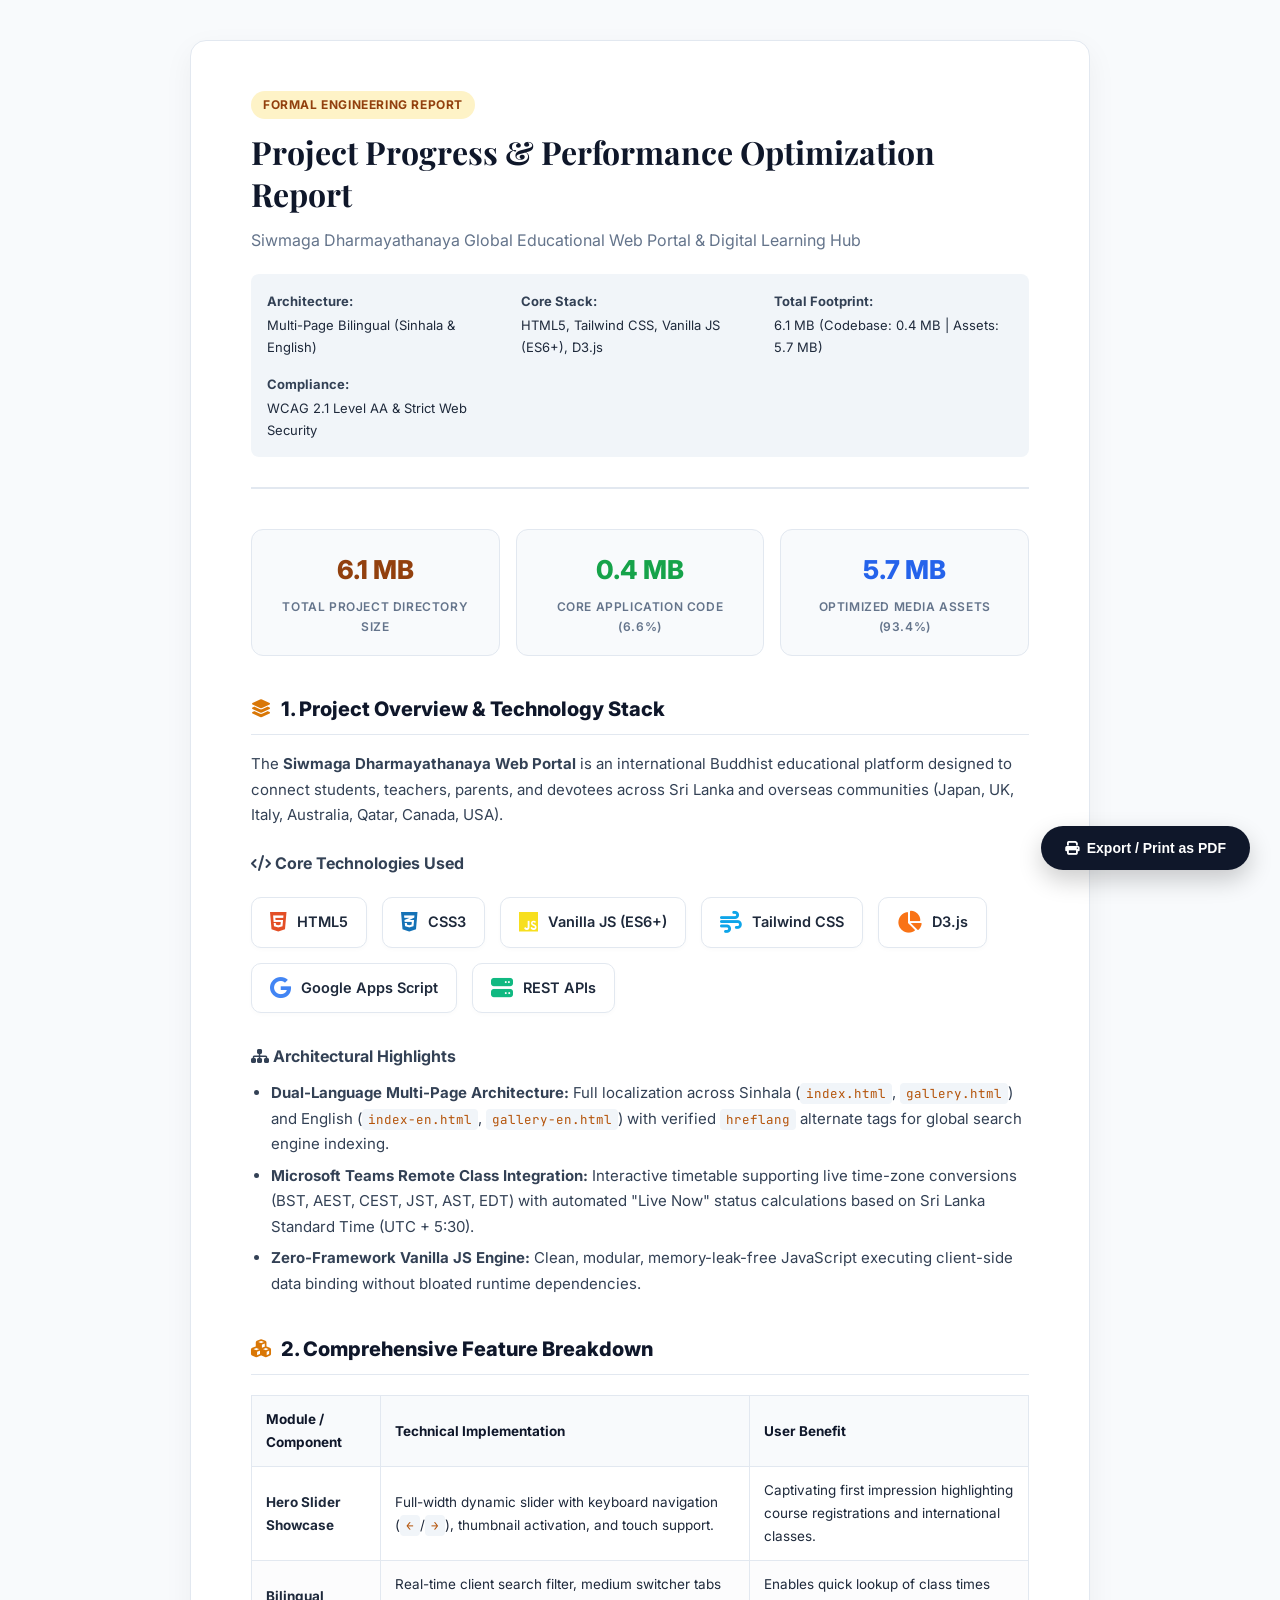
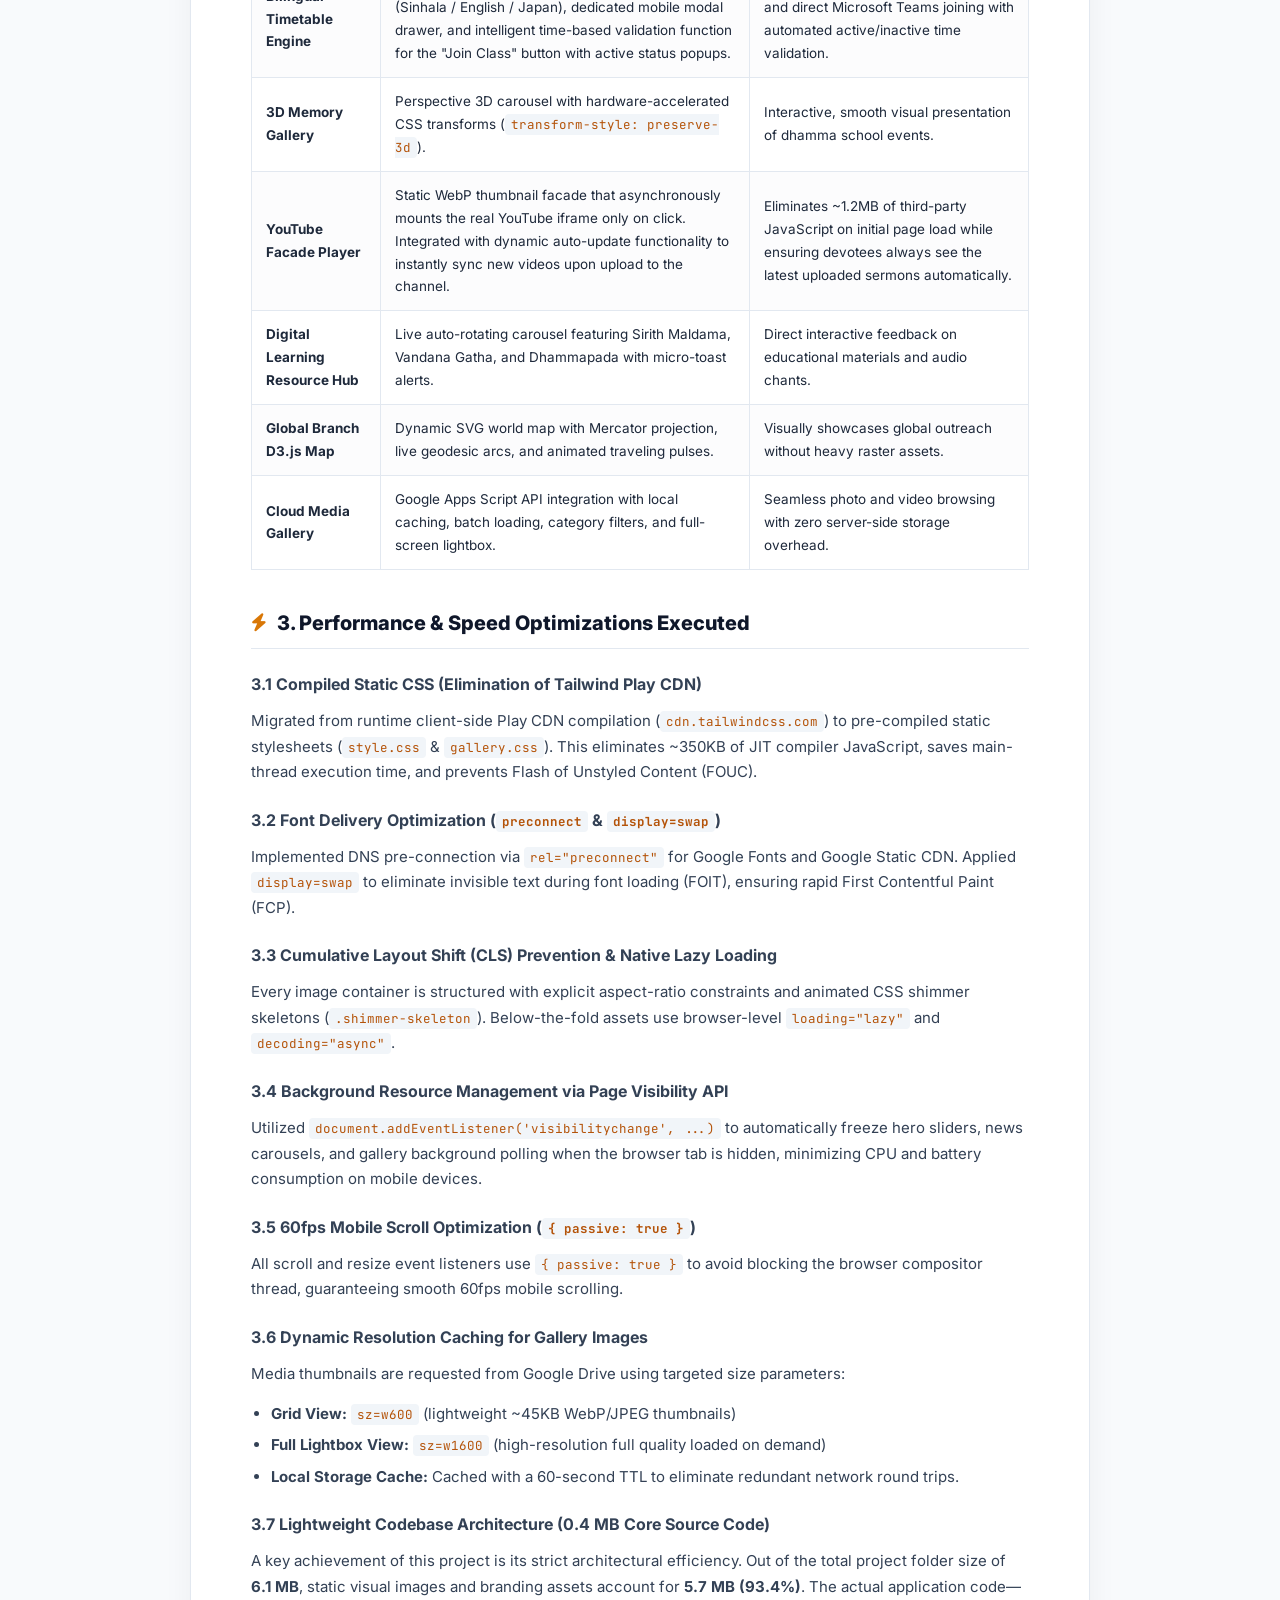
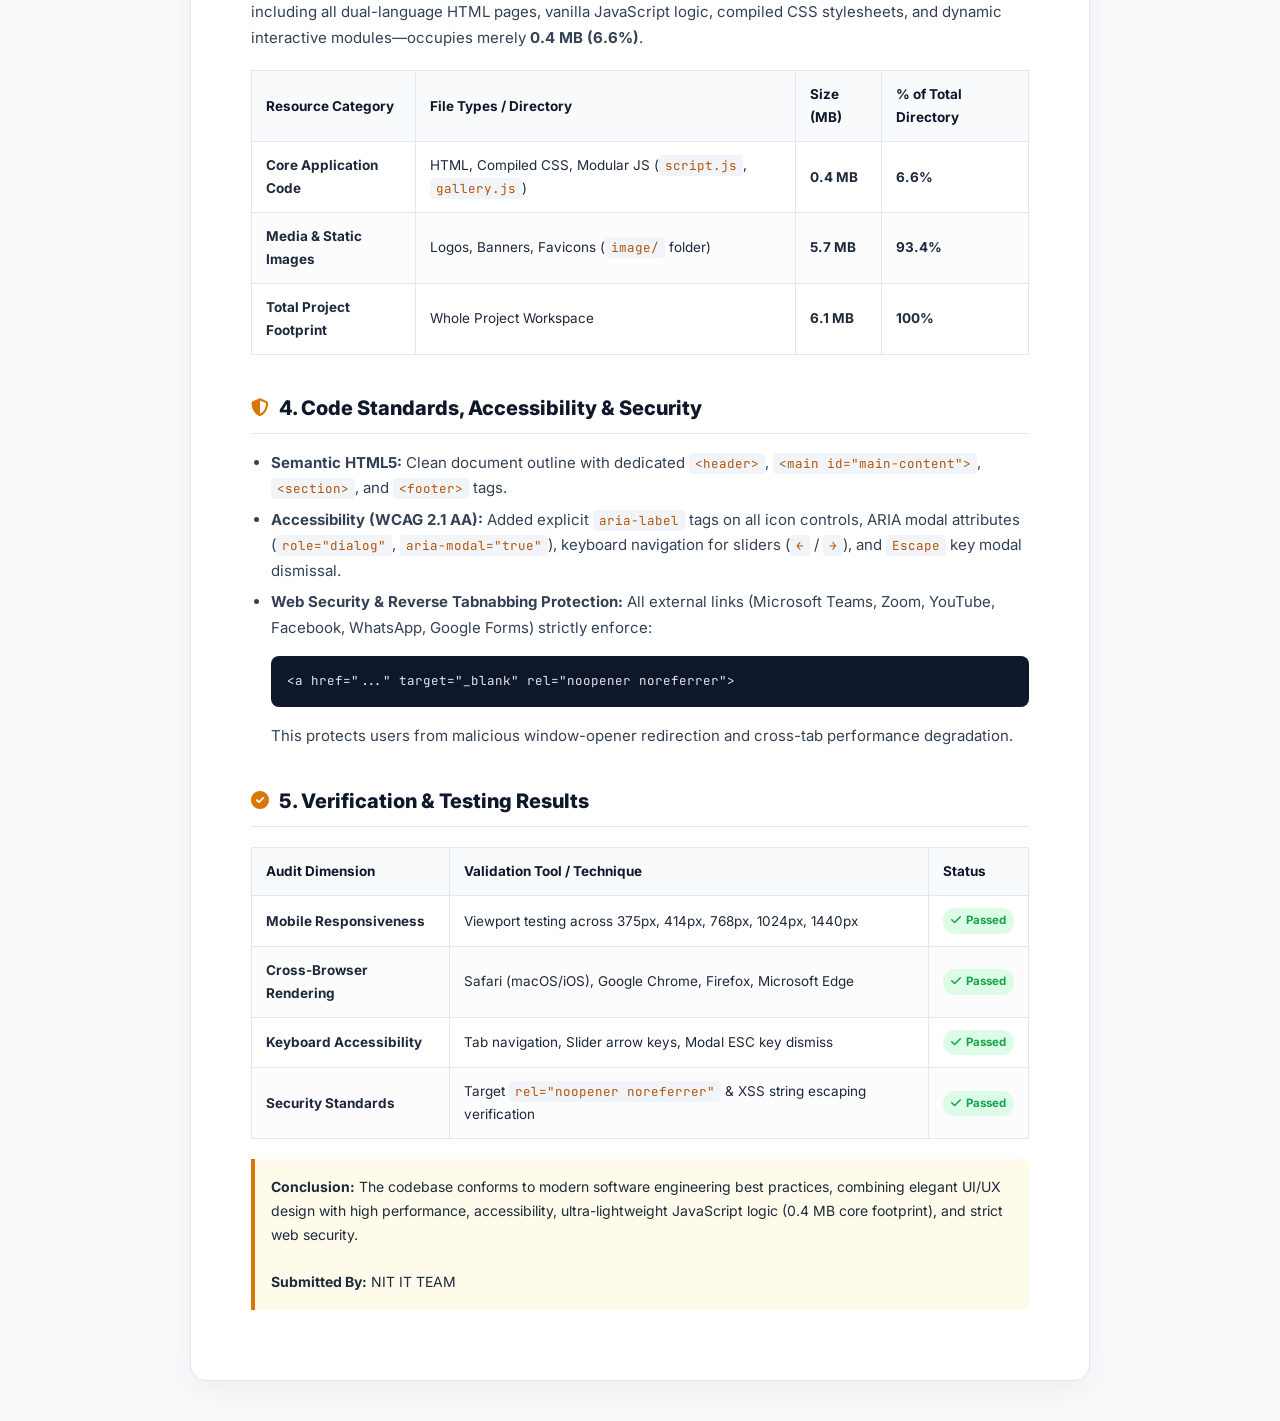
<file: report.html>
<!DOCTYPE html>
<html lang="en">

<head>
    <meta charset="UTF-8">
    <meta name="viewport" content="width=device-width, initial-scale=1.0">
    <title>Project Progress & Performance Optimization Report | Siwmaga Dharmayathanaya</title>
    <link rel="preconnect" href="https://fonts.googleapis.com">
    <link rel="preconnect" href="https://fonts.gstatic.com" crossorigin>
    <link
        href="https://fonts.googleapis.com/css2?family=Nunito:ital,wght@0,200..1000;1,200..1000&family=Inter:wght@300;400;500;600;700;800&family=Playfair+Display:ital,wght@0,700;1,700&family=JetBrains+Mono:wght@400;600&display=swap"
        rel="stylesheet">
    <link rel="stylesheet" href="https://cdnjs.cloudflare.com/ajax/libs/font-awesome/6.4.0/css/all.min.css">

    <style>
        :root {
            --primary: #d97706;
            --primary-dark: #92400e;
            --primary-light: #fef3c7;
            --text-main: #1e293b;
            --text-muted: #64748b;
            --bg-page: #f8fafc;
            --bg-card: #ffffff;
            --border-color: #e2e8f0;
            --success: #16a34a;
            --success-bg: #dcfce7;
        }

        * {
            box-sizing: border-box;
            margin: 0;
            padding: 0;
        }

        body {
            font-family: 'Inter', sans-serif;
            background-color: var(--bg-page);
            color: var(--text-main);
            line-height: 1.7;
            font-size: 15px;
            padding: 40px 20px;
        }

        .report-container {
            max-width: 900px;
            margin: 0 auto;
            background: var(--bg-card);
            padding: 50px 60px;
            border-radius: 16px;
            box-shadow: 0 10px 30px rgba(0, 0, 0, 0.05);
            border: 1px solid var(--border-color);
        }

        /* Header Section */
        .report-header {
            border-bottom: 2px solid var(--border-color);
            padding-bottom: 30px;
            margin-bottom: 40px;
        }

        .badge-pill {
            display: inline-block;
            background: var(--primary-light);
            color: var(--primary-dark);
            font-size: 12px;
            font-weight: 700;
            padding: 4px 12px;
            border-radius: 20px;
            text-transform: uppercase;
            letter-spacing: 0.05em;
            margin-bottom: 12px;
        }

        h1 {
            font-family: 'Playfair Display', serif;
            font-size: 32px;
            font-weight: 700;
            color: #0f172a;
            line-height: 1.3;
            margin-bottom: 12px;
        }

        .meta-grid {
            display: grid;
            grid-template-columns: repeat(auto-fit, minmax(200px, 1fr));
            gap: 15px;
            margin-top: 20px;
            padding: 16px;
            background: #f1f5f9;
            border-radius: 8px;
            font-size: 13px;
        }

        .meta-item strong {
            color: #334155;
            display: block;
            margin-bottom: 2px;
        }

        /* Section Headings */
        h2 {
            font-size: 20px;
            font-weight: 800;
            color: #0f172a;
            margin: 36px 0 16px 0;
            display: flex;
            align-items: center;
            gap: 10px;
            border-bottom: 1px solid #e2e8f0;
            padding-bottom: 8px;
        }

        h2 i {
            color: var(--primary);
            font-size: 18px;
        }

        h3 {
            font-size: 16px;
            font-weight: 700;
            color: #334155;
            margin: 22px 0 10px 0;
        }

        p {
            margin-bottom: 14px;
            color: #334155;
        }

        ul,
        ol {
            margin-left: 20px;
            margin-bottom: 16px;
        }

        li {
            margin-bottom: 6px;
            color: #334155;
        }

        /* Tables */
        table {
            width: 100%;
            border-collapse: collapse;
            margin: 20px 0;
            font-size: 13.5px;
        }

        th,
        td {
            padding: 12px 14px;
            text-align: left;
            border: 1px solid var(--border-color);
        }

        th {
            background-color: #f8fafc;
            color: #0f172a;
            font-weight: 700;
        }

        tr:nth-child(even) td {
            background-color: #fcfcfd;
        }

        /* Code & Pre */
        pre {
            background: #0f172a;
            color: #e2e8f0;
            padding: 16px;
            border-radius: 8px;
            font-family: 'JetBrains Mono', monospace;
            font-size: 12.5px;
            overflow-x: auto;
            margin: 16px 0;
            line-height: 1.5;
        }

        code {
            font-family: 'JetBrains Mono', monospace;
            background: #f1f5f9;
            color: #b45309;
            padding: 2px 6px;
            border-radius: 4px;
            font-size: 12.5px;
        }

        pre code {
            background: transparent;
            color: inherit;
            padding: 0;
        }

        /* Card Callout & Metric Cards */
        .callout {
            border-left: 4px solid var(--primary);
            background: #fffbeb;
            padding: 16px;
            border-radius: 0 8px 8px 0;
            margin: 20px 0;
            font-size: 14px;
        }

        .metrics-grid {
            display: grid;
            grid-template-columns: repeat(auto-fit, minmax(220px, 1fr));
            gap: 16px;
            margin: 20px 0;
        }

        .metric-card {
            background: #f8fafc;
            border: 1px solid #e2e8f0;
            border-radius: 12px;
            padding: 18px;
            text-align: center;
        }

        .metric-card .value {
            font-size: 26px;
            font-weight: 800;
            color: var(--primary-dark);
            margin-bottom: 4px;
        }

        .metric-card .label {
            font-size: 12px;
            font-weight: 600;
            color: var(--text-muted);
            text-transform: uppercase;
            letter-spacing: 0.05em;
        }

        .status-badge {
            display: inline-flex;
            align-items: center;
            gap: 5px;
            background: var(--success-bg);
            color: var(--success);
            font-weight: 700;
            font-size: 11.5px;
            padding: 3px 8px;
            border-radius: 12px;
        }

        /* Tech Stack Badges */
        .tech-stack-container {
            display: flex;
            flex-wrap: wrap;
            gap: 15px;
            margin: 20px 0 30px 0;
        }

        .tech-badge {
            display: flex;
            align-items: center;
            gap: 10px;
            background: #ffffff;
            border: 1px solid #e2e8f0;
            padding: 12px 18px;
            border-radius: 10px;
            font-weight: 600;
            font-size: 14.5px;
            color: #1e293b;
            box-shadow: 0 2px 5px rgba(0, 0, 0, 0.02);
            transition: all 0.2s ease-in-out;
        }

        .tech-badge:hover {
            transform: translateY(-3px);
            box-shadow: 0 6px 12px rgba(0, 0, 0, 0.08);
            border-color: var(--primary);
            color: var(--primary-dark);
        }

        .tech-badge i {
            font-size: 22px;
        }

        .color-html {
            color: #e34f26;
        }

        .color-css {
            color: #1572b6;
        }

        .color-js {
            color: #f7df1e;
        }

        .color-tw {
            color: #0ea5e9;
        }

        .color-d3 {
            color: #f97316;
        }

        .color-google {
            color: #4285F4;
        }

        .color-api {
            color: #10b981;
        }

        /* Print Controls */
        .print-btn {
            position: fixed;
            bottom: 30px;
            right: 30px;
            background: #0f172a;
            color: #ffffff;
            border: none;
            padding: 14px 24px;
            border-radius: 50px;
            font-size: 14px;
            font-weight: 700;
            cursor: pointer;
            box-shadow: 0 10px 25px rgba(0, 0, 0, 0.2);
            display: flex;
            align-items: center;
            gap: 8px;
            transition: all 0.2s;
            z-index: 100;
        }

        .print-btn:hover {
            background: var(--primary);
            transform: translateY(-2px);
        }

        @media print {
            body {
                background: white;
                padding: 0;
                font-size: 12pt;
            }

            .report-container {
                box-shadow: none;
                border: none;
                padding: 0;
                max-width: 100%;
            }

            .print-btn {
                display: none;
            }

            h2 {
                page-break-after: avoid;
            }

            table,
            pre {
                page-break-inside: avoid;
            }
        }
    </style>
</head>

<body>

    <button class="print-btn" onclick="window.print()"><i class="fas fa-print"></i> Export / Print as PDF</button>

    <main class="report-container">
        <!-- Header -->
        <header class="report-header">
            <span class="badge-pill">Formal Engineering Report</span>
            <h1>Project Progress & Performance Optimization Report</h1>
            <p style="color: var(--text-muted); font-size: 16px;">Siwmaga Dharmayathanaya Global Educational Web Portal
                & Digital Learning Hub</p>

            <div class="meta-grid">
                <div class="meta-item">
                    <strong>Architecture:</strong>
                    Multi-Page Bilingual (Sinhala & English)
                </div>
                <div class="meta-item">
                    <strong>Core Stack:</strong>
                    HTML5, Tailwind CSS, Vanilla JS (ES6+), D3.js
                </div>
                <div class="meta-item">
                    <strong>Total Footprint:</strong>
                    6.1 MB (Codebase: 0.4 MB | Assets: 5.7 MB)
                </div>
                <div class="meta-item">
                    <strong>Compliance:</strong>
                    WCAG 2.1 Level AA & Strict Web Security
                </div>
            </div>
        </header>

        <!-- Metrics Overview Section -->
        <section>
            <div class="metrics-grid">
                <div class="metric-card">
                    <div class="value">6.1 MB</div>
                    <div class="label">Total Project Directory Size</div>
                </div>
                <div class="metric-card">
                    <div class="value" style="color: #16a34a;">0.4 MB</div>
                    <div class="label">Core Application Code (6.6%)</div>
                </div>
                <div class="metric-card">
                    <div class="value" style="color: #2563eb;">5.7 MB</div>
                    <div class="label">Optimized Media Assets (93.4%)</div>
                </div>
            </div>
        </section>

        <!-- Section 1 -->
        <section>
            <h2><i class="fas fa-layer-group"></i> 1. Project Overview & Technology Stack</h2>
            <p>
                The <strong>Siwmaga Dharmayathanaya Web Portal</strong> is an international Buddhist educational
                platform designed to connect students, teachers, parents, and devotees across Sri Lanka and overseas
                communities (Japan, UK, Italy, Australia, Qatar, Canada, USA).
            </p>

            <h3><i class="fas fa-code"></i> Core Technologies Used</h3>
            <div class="tech-stack-container">
                <div class="tech-badge">
                    <i class="fa-brands fa-html5 color-html"></i> HTML5
                </div>
                <div class="tech-badge">
                    <i class="fa-brands fa-css3-alt color-css"></i> CSS3
                </div>
                <div class="tech-badge">
                    <i class="fa-brands fa-js color-js"></i> Vanilla JS (ES6+)
                </div>
                <div class="tech-badge">
                    <i class="fa-solid fa-wind color-tw"></i> Tailwind CSS
                </div>
                <div class="tech-badge">
                    <i class="fa-solid fa-chart-pie color-d3"></i> D3.js
                </div>
                <div class="tech-badge">
                    <i class="fa-brands fa-google color-google"></i> Google Apps Script
                </div>
                <div class="tech-badge">
                    <i class="fa-solid fa-server color-api"></i> REST APIs
                </div>
            </div>

            <h3 style="margin-top: 25px;"><i class="fas fa-sitemap"></i> Architectural Highlights</h3>
            <ul>
                <li><strong>Dual-Language Multi-Page Architecture:</strong> Full localization across Sinhala
                    (<code>index.html</code>, <code>gallery.html</code>) and English (<code>index-en.html</code>,
                    <code>gallery-en.html</code>) with verified <code>hreflang</code> alternate tags for global search
                    engine indexing.
                </li>
                <li><strong>Microsoft Teams Remote Class Integration:</strong> Interactive timetable supporting live
                    time-zone conversions (BST, AEST, CEST, JST, AST, EDT) with automated "Live Now" status calculations
                    based on Sri Lanka Standard Time (UTC + 5:30).</li>
                <li><strong>Zero-Framework Vanilla JS Engine:</strong> Clean, modular, memory-leak-free JavaScript
                    executing client-side data binding without bloated runtime dependencies.</li>
            </ul>
        </section>

        <!-- Section 2 -->
        <section>
            <h2><i class="fas fa-cubes"></i> 2. Comprehensive Feature Breakdown</h2>
            <table>
                <thead>
                    <tr>
                        <th>Module / Component</th>
                        <th>Technical Implementation</th>
                        <th>User Benefit</th>
                    </tr>
                </thead>
                <tbody>
                    <tr>
                        <td><strong>Hero Slider Showcase</strong></td>
                        <td>Full-width dynamic slider with keyboard navigation (<code>←</code>/<code>→</code>),
                            thumbnail activation, and touch support.</td>
                        <td>Captivating first impression highlighting course registrations and international classes.
                        </td>
                    </tr>
                    <tr>
                        <td><strong>Bilingual Timetable Engine</strong></td>
                        <td>Real-time client search filter, medium switcher tabs (Sinhala / English / Japan), dedicated
                            mobile modal drawer, and intelligent time-based validation function for the "Join Class"
                            button with active status popups.</td>
                        <td>Enables quick lookup of class times and direct Microsoft Teams joining with automated
                            active/inactive time validation.</td>
                    </tr>
                    <tr>
                        <td><strong>3D Memory Gallery</strong></td>
                        <td>Perspective 3D carousel with hardware-accelerated CSS transforms
                            (<code>transform-style: preserve-3d</code>).</td>
                        <td>Interactive, smooth visual presentation of dhamma school events.</td>
                    </tr>
                    <tr>
                        <td><strong>YouTube Facade Player</strong></td>
                        <td>Static WebP thumbnail facade that asynchronously mounts the real YouTube iframe only on
                            click. Integrated with dynamic auto-update functionality to instantly sync new videos upon
                            upload to the channel.</td>
                        <td>Eliminates ~1.2MB of third-party JavaScript on initial page load while ensuring devotees
                            always see the latest uploaded sermons automatically.</td>
                    </tr>
                    <tr>
                        <td><strong>Digital Learning Resource Hub</strong></td>
                        <td>Live auto-rotating carousel featuring Sirith Maldama, Vandana Gatha, and Dhammapada with
                            micro-toast alerts.</td>
                        <td>Direct interactive feedback on educational materials and audio chants.</td>
                    </tr>
                    <tr>
                        <td><strong>Global Branch D3.js Map</strong></td>
                        <td>Dynamic SVG world map with Mercator projection, live geodesic arcs, and animated traveling
                            pulses.</td>
                        <td>Visually showcases global outreach without heavy raster assets.</td>
                    </tr>
                    <tr>
                        <td><strong>Cloud Media Gallery</strong></td>
                        <td>Google Apps Script API integration with local caching, batch loading, category filters, and
                            full-screen lightbox.</td>
                        <td>Seamless photo and video browsing with zero server-side storage overhead.</td>
                    </tr>
                </tbody>
            </table>
        </section>

        <!-- Section 3 -->
        <section>
            <h2><i class="fas fa-bolt"></i> 3. Performance & Speed Optimizations Executed</h2>

            <h3>3.1 Compiled Static CSS (Elimination of Tailwind Play CDN)</h3>
            <p>
                Migrated from runtime client-side Play CDN compilation (<code>cdn.tailwindcss.com</code>) to
                pre-compiled static stylesheets (<code>style.css</code> & <code>gallery.css</code>). This eliminates
                ~350KB of JIT compiler JavaScript, saves main-thread execution time, and prevents Flash of Unstyled
                Content (FOUC).
            </p>

            <h3>3.2 Font Delivery Optimization (<code>preconnect</code> & <code>display=swap</code>)</h3>
            <p>
                Implemented DNS pre-connection via <code>rel="preconnect"</code> for Google Fonts and Google Static CDN.
                Applied <code>display=swap</code> to eliminate invisible text during font loading (FOIT), ensuring rapid
                First Contentful Paint (FCP).
            </p>

            <h3>3.3 Cumulative Layout Shift (CLS) Prevention & Native Lazy Loading</h3>
            <p>
                Every image container is structured with explicit aspect-ratio constraints and animated CSS shimmer
                skeletons (<code>.shimmer-skeleton</code>). Below-the-fold assets use browser-level
                <code>loading="lazy"</code> and <code>decoding="async"</code>.
            </p>

            <h3>3.4 Background Resource Management via Page Visibility API</h3>
            <p>
                Utilized <code>document.addEventListener('visibilitychange', ...)</code> to automatically freeze hero
                sliders, news carousels, and gallery background polling when the browser tab is hidden, minimizing CPU
                and battery consumption on mobile devices.
            </p>

            <h3>3.5 60fps Mobile Scroll Optimization (<code>{ passive: true }</code>)</h3>
            <p>
                All scroll and resize event listeners use <code>{ passive: true }</code> to avoid blocking the browser
                compositor thread, guaranteeing smooth 60fps mobile scrolling.
            </p>

            <h3>3.6 Dynamic Resolution Caching for Gallery Images</h3>
            <p>
                Media thumbnails are requested from Google Drive using targeted size parameters:
            </p>
            <ul>
                <li><strong>Grid View:</strong> <code>sz=w600</code> (lightweight ~45KB WebP/JPEG thumbnails)</li>
                <li><strong>Full Lightbox View:</strong> <code>sz=w1600</code> (high-resolution full quality loaded on
                    demand)</li>
                <li><strong>Local Storage Cache:</strong> Cached with a 60-second TTL to eliminate redundant network
                    round trips.</li>
            </ul>

            <h3>3.7 Lightweight Codebase Architecture (0.4 MB Core Source Code)</h3>
            <p>
                A key achievement of this project is its strict architectural efficiency. Out of the total project
                folder size of <strong>6.1 MB</strong>, static visual images and branding assets account for <strong>5.7
                    MB (93.4%)</strong>. The actual application code—including all dual-language HTML pages, vanilla
                JavaScript logic, compiled CSS stylesheets, and dynamic interactive modules—occupies merely <strong>0.4
                    MB (6.6%)</strong>.
            </p>

            <table>
                <thead>
                    <tr>
                        <th>Resource Category</th>
                        <th>File Types / Directory</th>
                        <th>Size (MB)</th>
                        <th>% of Total Directory</th>
                    </tr>
                </thead>
                <tbody>
                    <tr>
                        <td><strong>Core Application Code</strong></td>
                        <td>HTML, Compiled CSS, Modular JS (<code>script.js</code>, <code>gallery.js</code>)</td>
                        <td><strong>0.4 MB</strong></td>
                        <td><strong>6.6%</strong></td>
                    </tr>
                    <tr>
                        <td><strong>Media & Static Images</strong></td>
                        <td>Logos, Banners, Favicons (<code>image/</code> folder)</td>
                        <td><strong>5.7 MB</strong></td>
                        <td><strong>93.4%</strong></td>
                    </tr>
                    <tr>
                        <td><strong>Total Project Footprint</strong></td>
                        <td>Whole Project Workspace</td>
                        <td><strong>6.1 MB</strong></td>
                        <td><strong>100%</strong></td>
                    </tr>
                </tbody>
            </table>
        </section>

        <!-- Section 4 -->
        <section>
            <h2><i class="fas fa-shield-alt"></i> 4. Code Standards, Accessibility & Security</h2>
            <ul>
                <li><strong>Semantic HTML5:</strong> Clean document outline with dedicated <code>&lt;header&gt;</code>,
                    <code>&lt;main id="main-content"&gt;</code>, <code>&lt;section&gt;</code>, and
                    <code>&lt;footer&gt;</code> tags.
                </li>
                <li><strong>Accessibility (WCAG 2.1 AA):</strong> Added explicit <code>aria-label</code> tags on all
                    icon controls, ARIA modal attributes (<code>role="dialog"</code>, <code>aria-modal="true"</code>),
                    keyboard navigation for sliders (<code>←</code> / <code>→</code>), and <code>Escape</code> key modal
                    dismissal.</li>
                <li><strong>Web Security & Reverse Tabnabbing Protection:</strong> All external links (Microsoft Teams,
                    Zoom, YouTube, Facebook, WhatsApp, Google Forms) strictly enforce:
                    <pre><code>&lt;a href="..." target="_blank" rel="noopener noreferrer"&gt;</code></pre>
                    This protects users from malicious window-opener redirection and cross-tab performance degradation.
                </li>
            </ul>
        </section>

        <!-- Section 5 -->
        <section>
            <h2><i class="fas fa-check-circle"></i> 5. Verification & Testing Results</h2>
            <table>
                <thead>
                    <tr>
                        <th>Audit Dimension</th>
                        <th>Validation Tool / Technique</th>
                        <th>Status</th>
                    </tr>
                </thead>
                <tbody>
                    <tr>
                        <td><strong>Mobile Responsiveness</strong></td>
                        <td>Viewport testing across 375px, 414px, 768px, 1024px, 1440px</td>
                        <td><span class="status-badge"><i class="fas fa-check"></i> Passed</span></td>
                    </tr>
                    <tr>
                        <td><strong>Cross-Browser Rendering</strong></td>
                        <td>Safari (macOS/iOS), Google Chrome, Firefox, Microsoft Edge</td>
                        <td><span class="status-badge"><i class="fas fa-check"></i> Passed</span></td>
                    </tr>
                    <tr>
                        <td><strong>Keyboard Accessibility</strong></td>
                        <td>Tab navigation, Slider arrow keys, Modal ESC key dismiss</td>
                        <td><span class="status-badge"><i class="fas fa-check"></i> Passed</span></td>
                    </tr>
                    <tr>
                        <td><strong>Security Standards</strong></td>
                        <td>Target <code>rel="noopener noreferrer"</code> & XSS string escaping verification</td>
                        <td><span class="status-badge"><i class="fas fa-check"></i> Passed</span></td>
                    </tr>
                </tbody>
            </table>
        </section>

        <!-- Footer Callout -->
        <div class="callout">
            <strong>Conclusion:</strong> The codebase conforms to modern software engineering best practices, combining
            elegant UI/UX design with high performance, accessibility, ultra-lightweight JavaScript logic (0.4 MB core
            footprint), and strict web security.<br><br>
            <strong>Submitted By:</strong> NIT IT TEAM<br>

        </div>
    </main>

</body>

</html>
</file>
